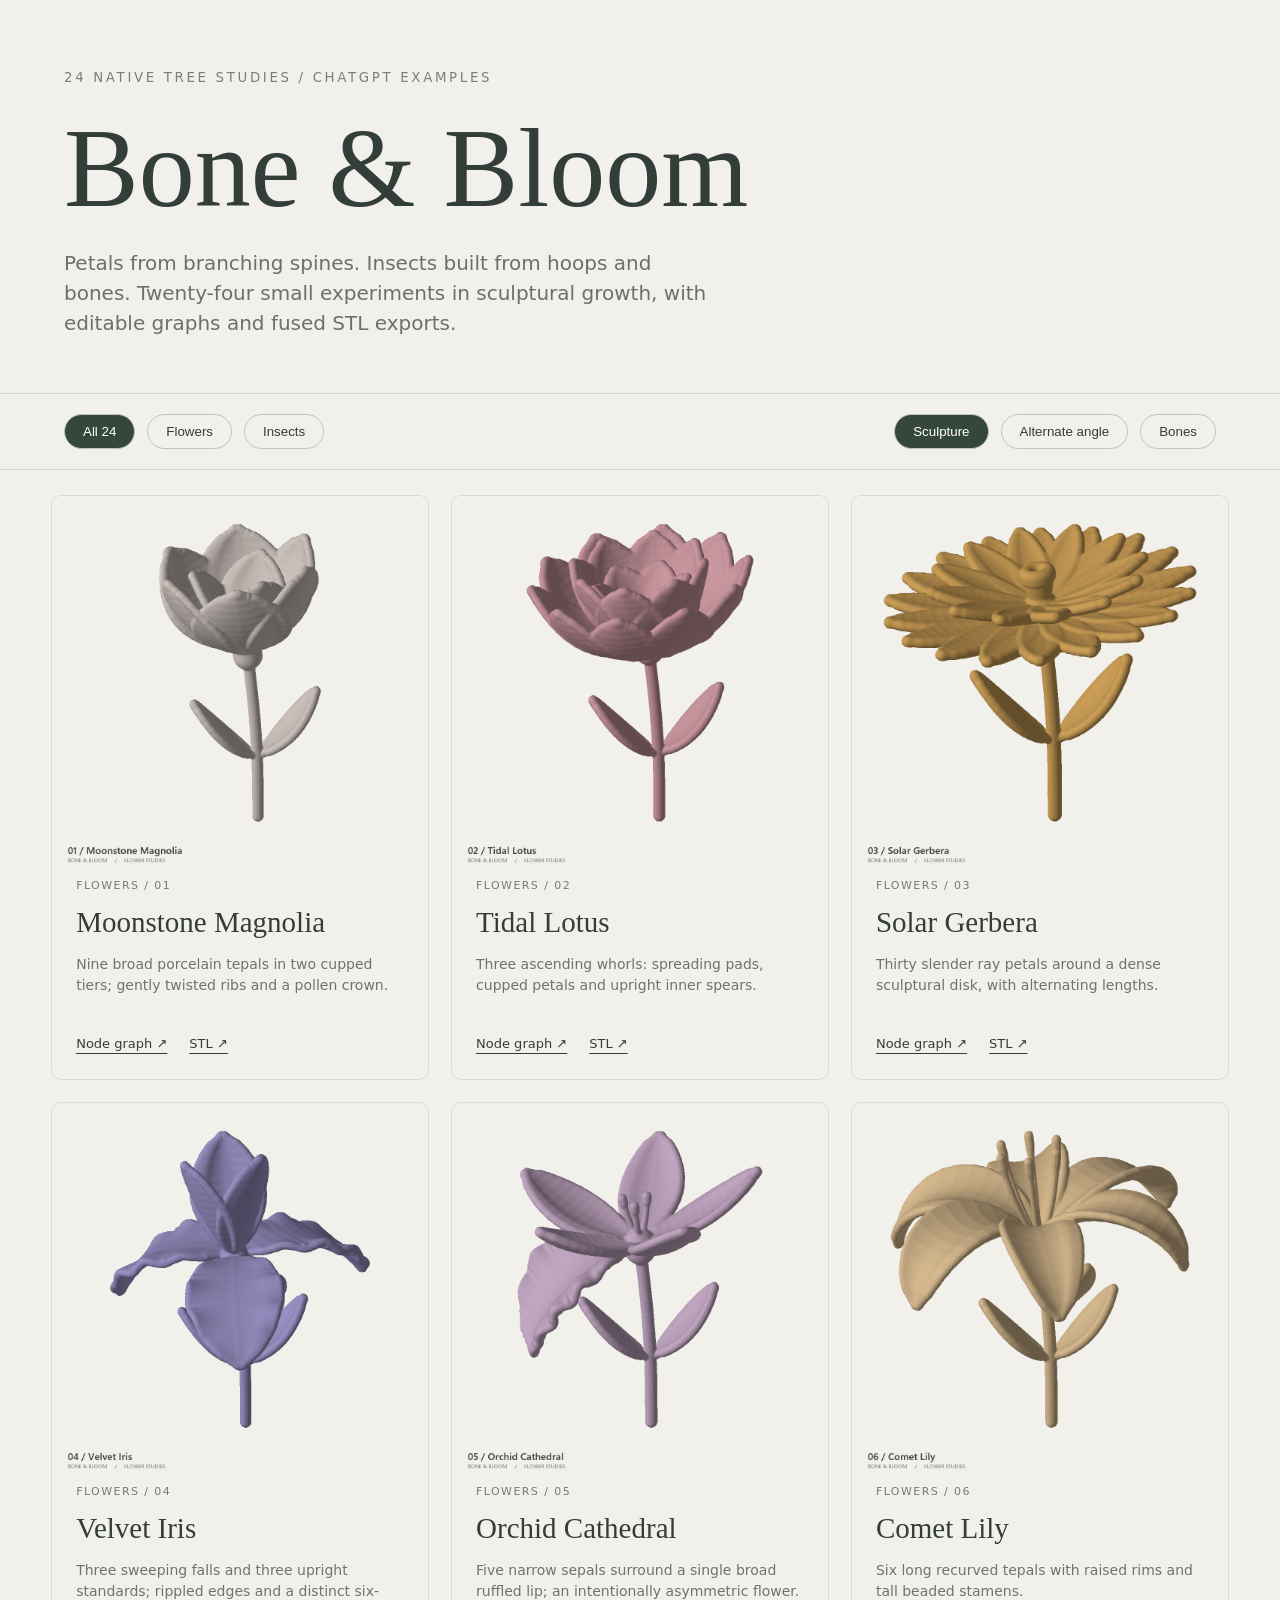
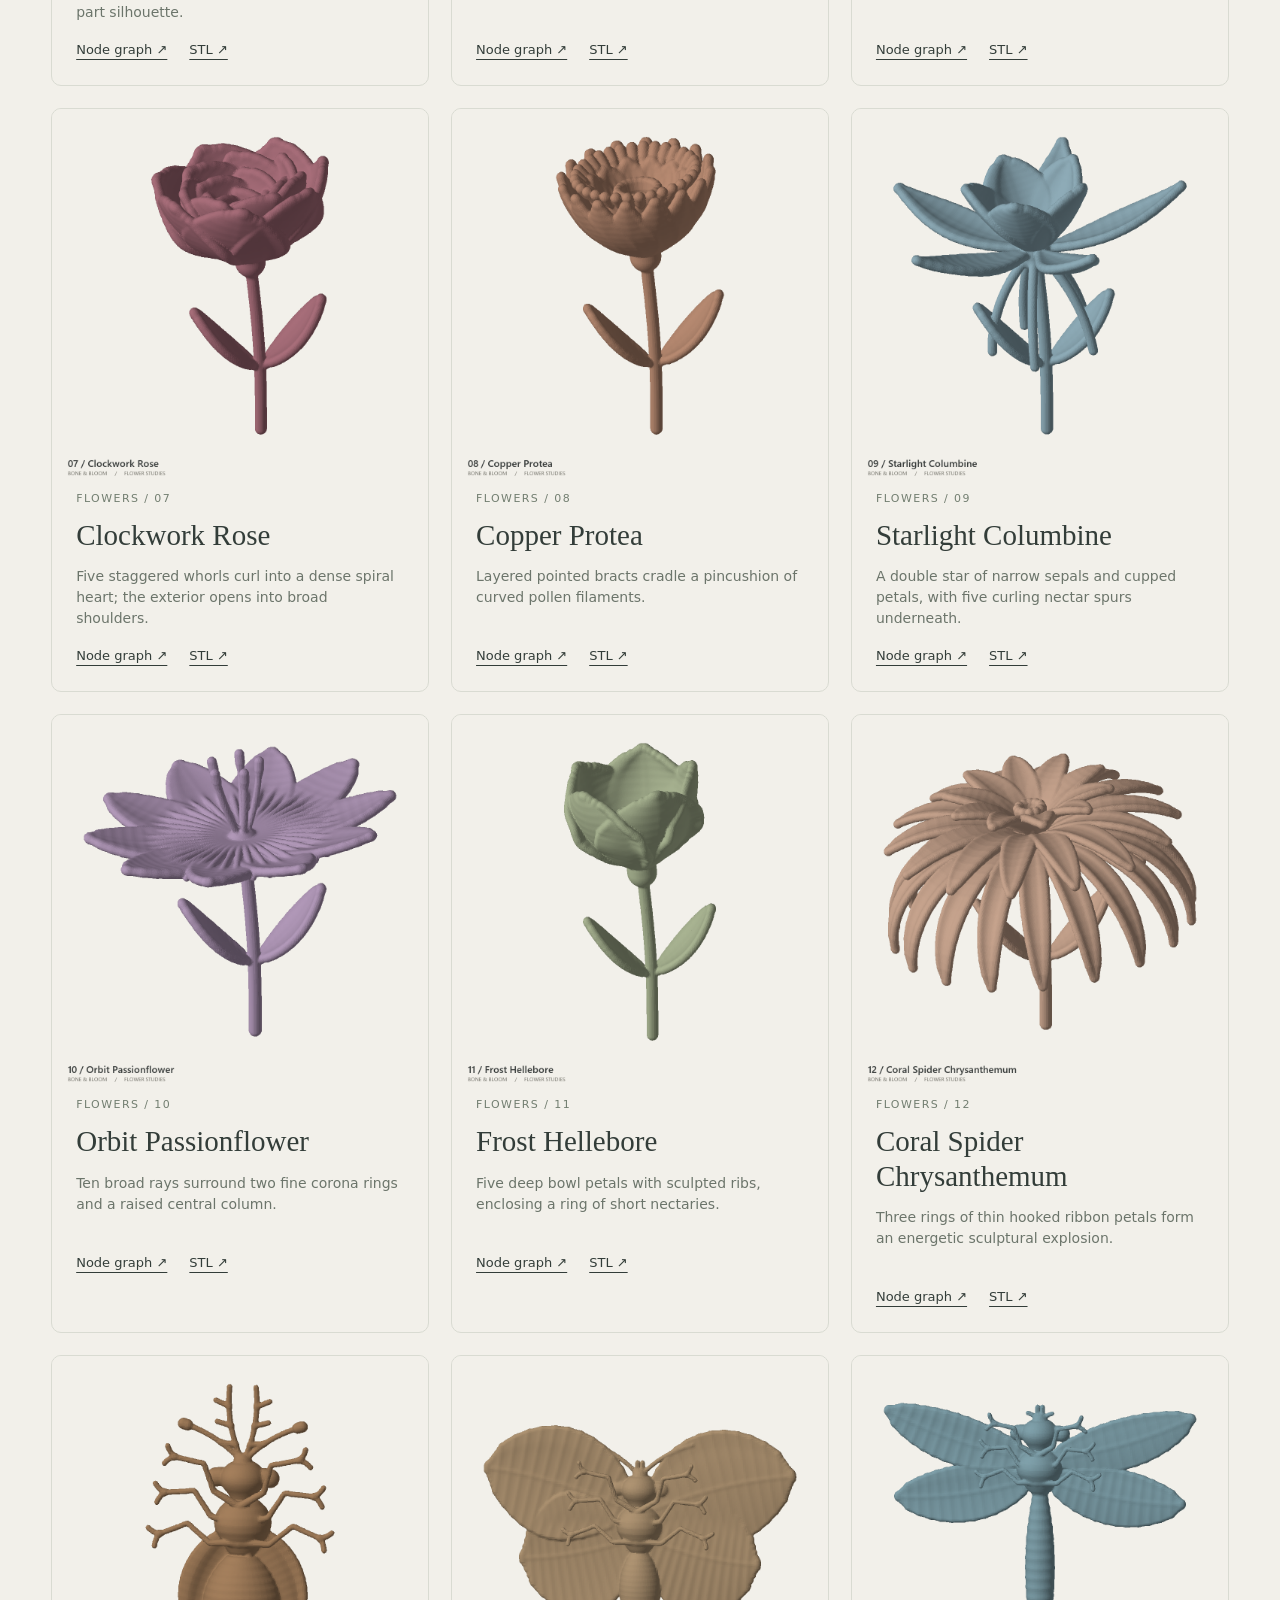
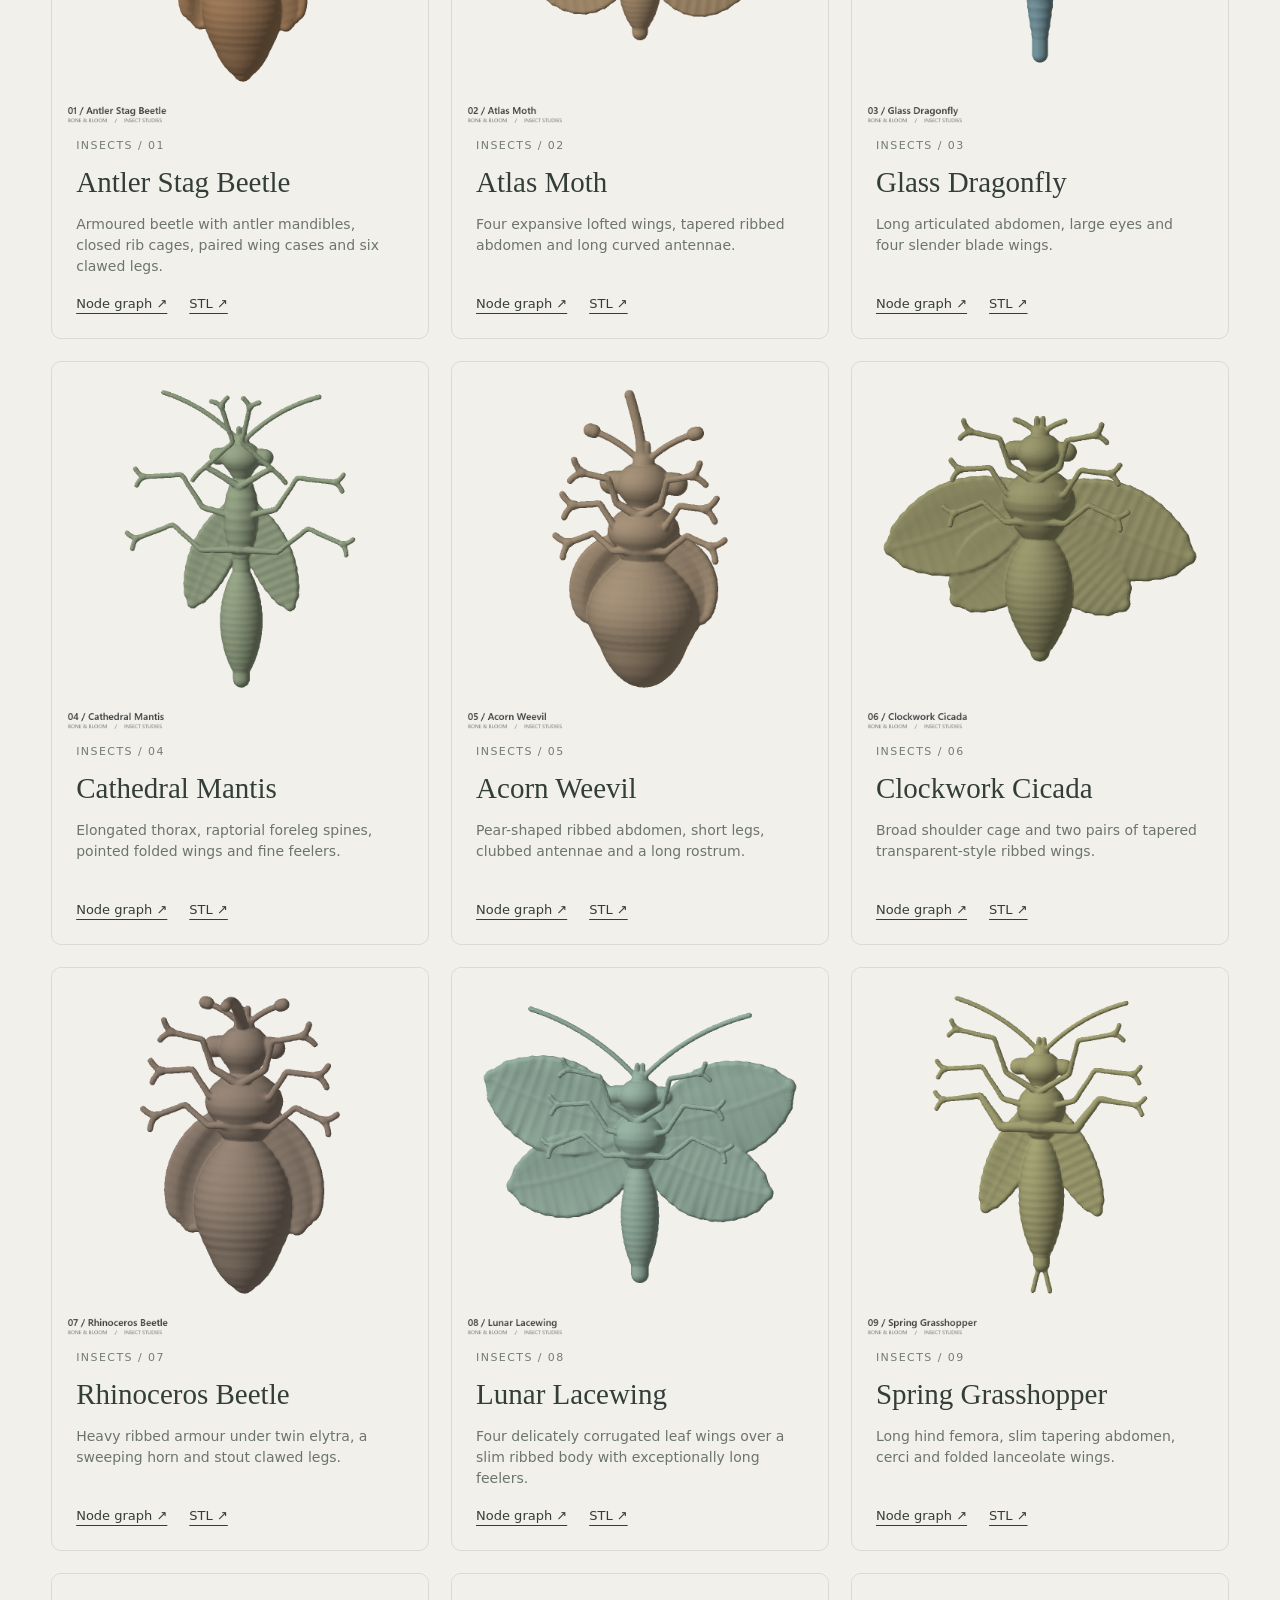
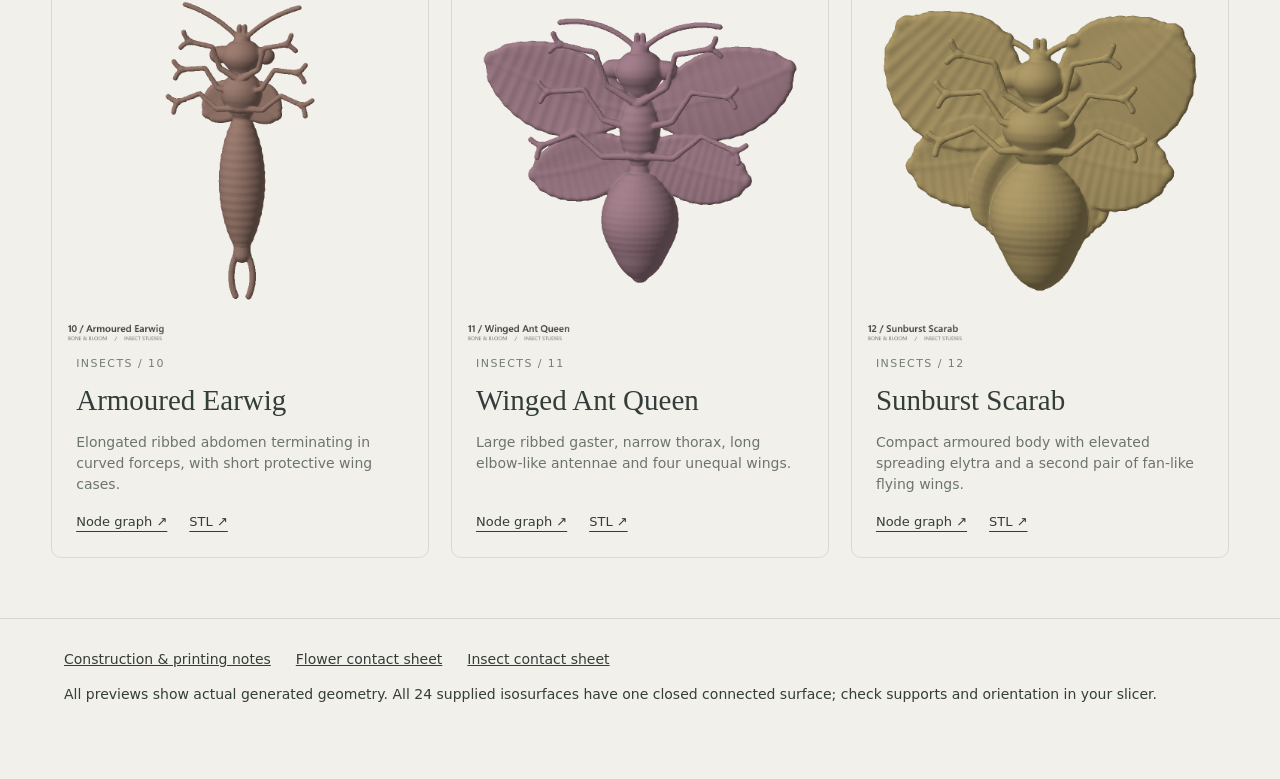
<file: chatgptexamples/index.html>
<!doctype html><html lang="en"><meta charset="utf-8"><meta name="viewport" content="width=device-width,initial-scale=1"><title>Bone & Bloom — ChatGPT examples</title><style>*{box-sizing:border-box}body{margin:0;background:#f2f0ea;color:#333d39;font:16px/1.5 system-ui,sans-serif}header{padding:65px 5vw 35px;max-width:1150px}header small{letter-spacing:.2em;text-transform:uppercase;color:#778177}h1{font:clamp(54px,9vw,112px)/1.03 Georgia,serif;margin:22px 0}header p{max-width:650px;font-size:20px;color:#69716b}.bar{padding:20px 5vw;display:flex;gap:12px;flex-wrap:wrap;border-top:1px solid #d4d7cc;border-bottom:1px solid #d4d7cc;position:sticky;top:0;background:#f2f0eaee;z-index:2;backdrop-filter:blur(8px)}button,a{color:inherit}button{border:1px solid #bcc4b8;border-radius:24px;background:transparent;padding:9px 18px;cursor:pointer}button.active{background:#35463c;color:#fff}main{display:grid;grid-template-columns:repeat(3,minmax(0,1fr));padding:25px 4vw 60px;gap:22px}article{border:1px solid #d9dbd2;overflow:hidden;border-radius:10px}img{width:100%;display:block}.text{padding:0 24px 25px}.text small{text-transform:uppercase;letter-spacing:.13em;font-size:11px;color:#727e70}h2{font:29px/1.2 Georgia,serif;margin:9px 0}.text p{font-size:14px;min-height:66px;color:#6c756b}nav{display:flex;gap:22px}nav a{font-size:13px;text-underline-offset:5px}footer{padding:30px 5vw 60px;border-top:1px solid #d4d7cc;font-size:14px}footer a{margin-right:25px}@media(max-width:950px){main{grid-template-columns:repeat(2,1fr)}}@media(max-width:580px){main{grid-template-columns:1fr}.bar{position:static}}</style><header><small>24 native TREE studies / ChatGPT examples</small><h1>Bone & Bloom</h1><p>Petals from branching spines. Insects built from hoops and bones. Twenty-four small experiments in sculptural growth, with editable graphs and fused STL exports.</p></header><div class="bar"><button class="active" data-kind="all">All 24</button><button data-kind="flowers">Flowers</button><button data-kind="insects">Insects</button><span style="flex:1"></span><button class="active" data-view="">Sculpture</button><button data-view="-top">Alternate angle</button><button data-view="-bones">Bones</button></div><main><article data-kind="flowers"><div class="picture"><img loading="lazy" src="previews/flowers/01-moonstone-magnolia.png" alt="Moonstone Magnolia" data-base="previews/flowers/01-moonstone-magnolia"></div><div class="text"><small>flowers / 01</small><h2>Moonstone Magnolia</h2><p>Nine broad porcelain tepals in two cupped tiers; gently twisted ribs and a pollen crown.</p><nav><a download href="flowers/01-moonstone-magnolia.json">Node graph ↗</a><a download href="stl/flowers/01-moonstone-magnolia.stl">STL ↗</a></nav></div></article>
<article data-kind="flowers"><div class="picture"><img loading="lazy" src="previews/flowers/02-tidal-lotus.png" alt="Tidal Lotus" data-base="previews/flowers/02-tidal-lotus"></div><div class="text"><small>flowers / 02</small><h2>Tidal Lotus</h2><p>Three ascending whorls: spreading pads, cupped petals and upright inner spears.</p><nav><a download href="flowers/02-tidal-lotus.json">Node graph ↗</a><a download href="stl/flowers/02-tidal-lotus.stl">STL ↗</a></nav></div></article>
<article data-kind="flowers"><div class="picture"><img loading="lazy" src="previews/flowers/03-solar-gerbera.png" alt="Solar Gerbera" data-base="previews/flowers/03-solar-gerbera"></div><div class="text"><small>flowers / 03</small><h2>Solar Gerbera</h2><p>Thirty slender ray petals around a dense sculptural disk, with alternating lengths.</p><nav><a download href="flowers/03-solar-gerbera.json">Node graph ↗</a><a download href="stl/flowers/03-solar-gerbera.stl">STL ↗</a></nav></div></article>
<article data-kind="flowers"><div class="picture"><img loading="lazy" src="previews/flowers/04-velvet-iris.png" alt="Velvet Iris" data-base="previews/flowers/04-velvet-iris"></div><div class="text"><small>flowers / 04</small><h2>Velvet Iris</h2><p>Three sweeping falls and three upright standards; rippled edges and a distinct six-part silhouette.</p><nav><a download href="flowers/04-velvet-iris.json">Node graph ↗</a><a download href="stl/flowers/04-velvet-iris.stl">STL ↗</a></nav></div></article>
<article data-kind="flowers"><div class="picture"><img loading="lazy" src="previews/flowers/05-orchid-cathedral.png" alt="Orchid Cathedral" data-base="previews/flowers/05-orchid-cathedral"></div><div class="text"><small>flowers / 05</small><h2>Orchid Cathedral</h2><p>Five narrow sepals surround a single broad ruffled lip; an intentionally asymmetric flower.</p><nav><a download href="flowers/05-orchid-cathedral.json">Node graph ↗</a><a download href="stl/flowers/05-orchid-cathedral.stl">STL ↗</a></nav></div></article>
<article data-kind="flowers"><div class="picture"><img loading="lazy" src="previews/flowers/06-comet-lily.png" alt="Comet Lily" data-base="previews/flowers/06-comet-lily"></div><div class="text"><small>flowers / 06</small><h2>Comet Lily</h2><p>Six long recurved tepals with raised rims and tall beaded stamens.</p><nav><a download href="flowers/06-comet-lily.json">Node graph ↗</a><a download href="stl/flowers/06-comet-lily.stl">STL ↗</a></nav></div></article>
<article data-kind="flowers"><div class="picture"><img loading="lazy" src="previews/flowers/07-clockwork-rose.png" alt="Clockwork Rose" data-base="previews/flowers/07-clockwork-rose"></div><div class="text"><small>flowers / 07</small><h2>Clockwork Rose</h2><p>Five staggered whorls curl into a dense spiral heart; the exterior opens into broad shoulders.</p><nav><a download href="flowers/07-clockwork-rose.json">Node graph ↗</a><a download href="stl/flowers/07-clockwork-rose.stl">STL ↗</a></nav></div></article>
<article data-kind="flowers"><div class="picture"><img loading="lazy" src="previews/flowers/08-copper-protea.png" alt="Copper Protea" data-base="previews/flowers/08-copper-protea"></div><div class="text"><small>flowers / 08</small><h2>Copper Protea</h2><p>Layered pointed bracts cradle a pincushion of curved pollen filaments.</p><nav><a download href="flowers/08-copper-protea.json">Node graph ↗</a><a download href="stl/flowers/08-copper-protea.stl">STL ↗</a></nav></div></article>
<article data-kind="flowers"><div class="picture"><img loading="lazy" src="previews/flowers/09-starlight-columbine.png" alt="Starlight Columbine" data-base="previews/flowers/09-starlight-columbine"></div><div class="text"><small>flowers / 09</small><h2>Starlight Columbine</h2><p>A double star of narrow sepals and cupped petals, with five curling nectar spurs underneath.</p><nav><a download href="flowers/09-starlight-columbine.json">Node graph ↗</a><a download href="stl/flowers/09-starlight-columbine.stl">STL ↗</a></nav></div></article>
<article data-kind="flowers"><div class="picture"><img loading="lazy" src="previews/flowers/10-orbit-passionflower.png" alt="Orbit Passionflower" data-base="previews/flowers/10-orbit-passionflower"></div><div class="text"><small>flowers / 10</small><h2>Orbit Passionflower</h2><p>Ten broad rays surround two fine corona rings and a raised central column.</p><nav><a download href="flowers/10-orbit-passionflower.json">Node graph ↗</a><a download href="stl/flowers/10-orbit-passionflower.stl">STL ↗</a></nav></div></article>
<article data-kind="flowers"><div class="picture"><img loading="lazy" src="previews/flowers/11-frost-hellebore.png" alt="Frost Hellebore" data-base="previews/flowers/11-frost-hellebore"></div><div class="text"><small>flowers / 11</small><h2>Frost Hellebore</h2><p>Five deep bowl petals with sculpted ribs, enclosing a ring of short nectaries.</p><nav><a download href="flowers/11-frost-hellebore.json">Node graph ↗</a><a download href="stl/flowers/11-frost-hellebore.stl">STL ↗</a></nav></div></article>
<article data-kind="flowers"><div class="picture"><img loading="lazy" src="previews/flowers/12-coral-spider-chrysanthemum.png" alt="Coral Spider Chrysanthemum" data-base="previews/flowers/12-coral-spider-chrysanthemum"></div><div class="text"><small>flowers / 12</small><h2>Coral Spider Chrysanthemum</h2><p>Three rings of thin hooked ribbon petals form an energetic sculptural explosion.</p><nav><a download href="flowers/12-coral-spider-chrysanthemum.json">Node graph ↗</a><a download href="stl/flowers/12-coral-spider-chrysanthemum.stl">STL ↗</a></nav></div></article>
<article data-kind="insects"><div class="picture"><img loading="lazy" src="previews/insects/01-antler-stag-beetle.png" alt="Antler Stag Beetle" data-base="previews/insects/01-antler-stag-beetle"></div><div class="text"><small>insects / 01</small><h2>Antler Stag Beetle</h2><p>Armoured beetle with antler mandibles, closed rib cages, paired wing cases and six clawed legs.</p><nav><a download href="insects/01-antler-stag-beetle.json">Node graph ↗</a><a download href="stl/insects/01-antler-stag-beetle.stl">STL ↗</a></nav></div></article>
<article data-kind="insects"><div class="picture"><img loading="lazy" src="previews/insects/02-atlas-moth.png" alt="Atlas Moth" data-base="previews/insects/02-atlas-moth"></div><div class="text"><small>insects / 02</small><h2>Atlas Moth</h2><p>Four expansive lofted wings, tapered ribbed abdomen and long curved antennae.</p><nav><a download href="insects/02-atlas-moth.json">Node graph ↗</a><a download href="stl/insects/02-atlas-moth.stl">STL ↗</a></nav></div></article>
<article data-kind="insects"><div class="picture"><img loading="lazy" src="previews/insects/03-glass-dragonfly.png" alt="Glass Dragonfly" data-base="previews/insects/03-glass-dragonfly"></div><div class="text"><small>insects / 03</small><h2>Glass Dragonfly</h2><p>Long articulated abdomen, large eyes and four slender blade wings.</p><nav><a download href="insects/03-glass-dragonfly.json">Node graph ↗</a><a download href="stl/insects/03-glass-dragonfly.stl">STL ↗</a></nav></div></article>
<article data-kind="insects"><div class="picture"><img loading="lazy" src="previews/insects/04-cathedral-mantis.png" alt="Cathedral Mantis" data-base="previews/insects/04-cathedral-mantis"></div><div class="text"><small>insects / 04</small><h2>Cathedral Mantis</h2><p>Elongated thorax, raptorial foreleg spines, pointed folded wings and fine feelers.</p><nav><a download href="insects/04-cathedral-mantis.json">Node graph ↗</a><a download href="stl/insects/04-cathedral-mantis.stl">STL ↗</a></nav></div></article>
<article data-kind="insects"><div class="picture"><img loading="lazy" src="previews/insects/05-acorn-weevil.png" alt="Acorn Weevil" data-base="previews/insects/05-acorn-weevil"></div><div class="text"><small>insects / 05</small><h2>Acorn Weevil</h2><p>Pear-shaped ribbed abdomen, short legs, clubbed antennae and a long rostrum.</p><nav><a download href="insects/05-acorn-weevil.json">Node graph ↗</a><a download href="stl/insects/05-acorn-weevil.stl">STL ↗</a></nav></div></article>
<article data-kind="insects"><div class="picture"><img loading="lazy" src="previews/insects/06-clockwork-cicada.png" alt="Clockwork Cicada" data-base="previews/insects/06-clockwork-cicada"></div><div class="text"><small>insects / 06</small><h2>Clockwork Cicada</h2><p>Broad shoulder cage and two pairs of tapered transparent-style ribbed wings.</p><nav><a download href="insects/06-clockwork-cicada.json">Node graph ↗</a><a download href="stl/insects/06-clockwork-cicada.stl">STL ↗</a></nav></div></article>
<article data-kind="insects"><div class="picture"><img loading="lazy" src="previews/insects/07-rhinoceros-beetle.png" alt="Rhinoceros Beetle" data-base="previews/insects/07-rhinoceros-beetle"></div><div class="text"><small>insects / 07</small><h2>Rhinoceros Beetle</h2><p>Heavy ribbed armour under twin elytra, a sweeping horn and stout clawed legs.</p><nav><a download href="insects/07-rhinoceros-beetle.json">Node graph ↗</a><a download href="stl/insects/07-rhinoceros-beetle.stl">STL ↗</a></nav></div></article>
<article data-kind="insects"><div class="picture"><img loading="lazy" src="previews/insects/08-lunar-lacewing.png" alt="Lunar Lacewing" data-base="previews/insects/08-lunar-lacewing"></div><div class="text"><small>insects / 08</small><h2>Lunar Lacewing</h2><p>Four delicately corrugated leaf wings over a slim ribbed body with exceptionally long feelers.</p><nav><a download href="insects/08-lunar-lacewing.json">Node graph ↗</a><a download href="stl/insects/08-lunar-lacewing.stl">STL ↗</a></nav></div></article>
<article data-kind="insects"><div class="picture"><img loading="lazy" src="previews/insects/09-spring-grasshopper.png" alt="Spring Grasshopper" data-base="previews/insects/09-spring-grasshopper"></div><div class="text"><small>insects / 09</small><h2>Spring Grasshopper</h2><p>Long hind femora, slim tapering abdomen, cerci and folded lanceolate wings.</p><nav><a download href="insects/09-spring-grasshopper.json">Node graph ↗</a><a download href="stl/insects/09-spring-grasshopper.stl">STL ↗</a></nav></div></article>
<article data-kind="insects"><div class="picture"><img loading="lazy" src="previews/insects/10-armoured-earwig.png" alt="Armoured Earwig" data-base="previews/insects/10-armoured-earwig"></div><div class="text"><small>insects / 10</small><h2>Armoured Earwig</h2><p>Elongated ribbed abdomen terminating in curved forceps, with short protective wing cases.</p><nav><a download href="insects/10-armoured-earwig.json">Node graph ↗</a><a download href="stl/insects/10-armoured-earwig.stl">STL ↗</a></nav></div></article>
<article data-kind="insects"><div class="picture"><img loading="lazy" src="previews/insects/11-winged-ant-queen.png" alt="Winged Ant Queen" data-base="previews/insects/11-winged-ant-queen"></div><div class="text"><small>insects / 11</small><h2>Winged Ant Queen</h2><p>Large ribbed gaster, narrow thorax, long elbow-like antennae and four unequal wings.</p><nav><a download href="insects/11-winged-ant-queen.json">Node graph ↗</a><a download href="stl/insects/11-winged-ant-queen.stl">STL ↗</a></nav></div></article>
<article data-kind="insects"><div class="picture"><img loading="lazy" src="previews/insects/12-sunburst-scarab.png" alt="Sunburst Scarab" data-base="previews/insects/12-sunburst-scarab"></div><div class="text"><small>insects / 12</small><h2>Sunburst Scarab</h2><p>Compact armoured body with elevated spreading elytra and a second pair of fan-like flying wings.</p><nav><a download href="insects/12-sunburst-scarab.json">Node graph ↗</a><a download href="stl/insects/12-sunburst-scarab.stl">STL ↗</a></nav></div></article></main><footer><a href="README.md">Construction & printing notes</a><a href="flowers-contact-sheet.png">Flower contact sheet</a><a href="insects-contact-sheet.png">Insect contact sheet</a><p>All previews show actual generated geometry. All 24 supplied isosurfaces have one closed connected surface; check supports and orientation in your slicer.</p></footer><script>document.querySelectorAll('button[data-kind]').forEach(b=>b.onclick=()=>{document.querySelectorAll('button[data-kind]').forEach(x=>x.classList.toggle('active',x===b));document.querySelectorAll('article').forEach(a=>a.hidden=b.dataset.kind!=='all'&&a.dataset.kind!==b.dataset.kind)});document.querySelectorAll('button[data-view]').forEach(b=>b.onclick=()=>{document.querySelectorAll('button[data-view]').forEach(x=>x.classList.toggle('active',x===b));document.querySelectorAll('img[data-base]').forEach(i=>i.src=i.dataset.base+b.dataset.view+'.png')});</script></html>
</file>
